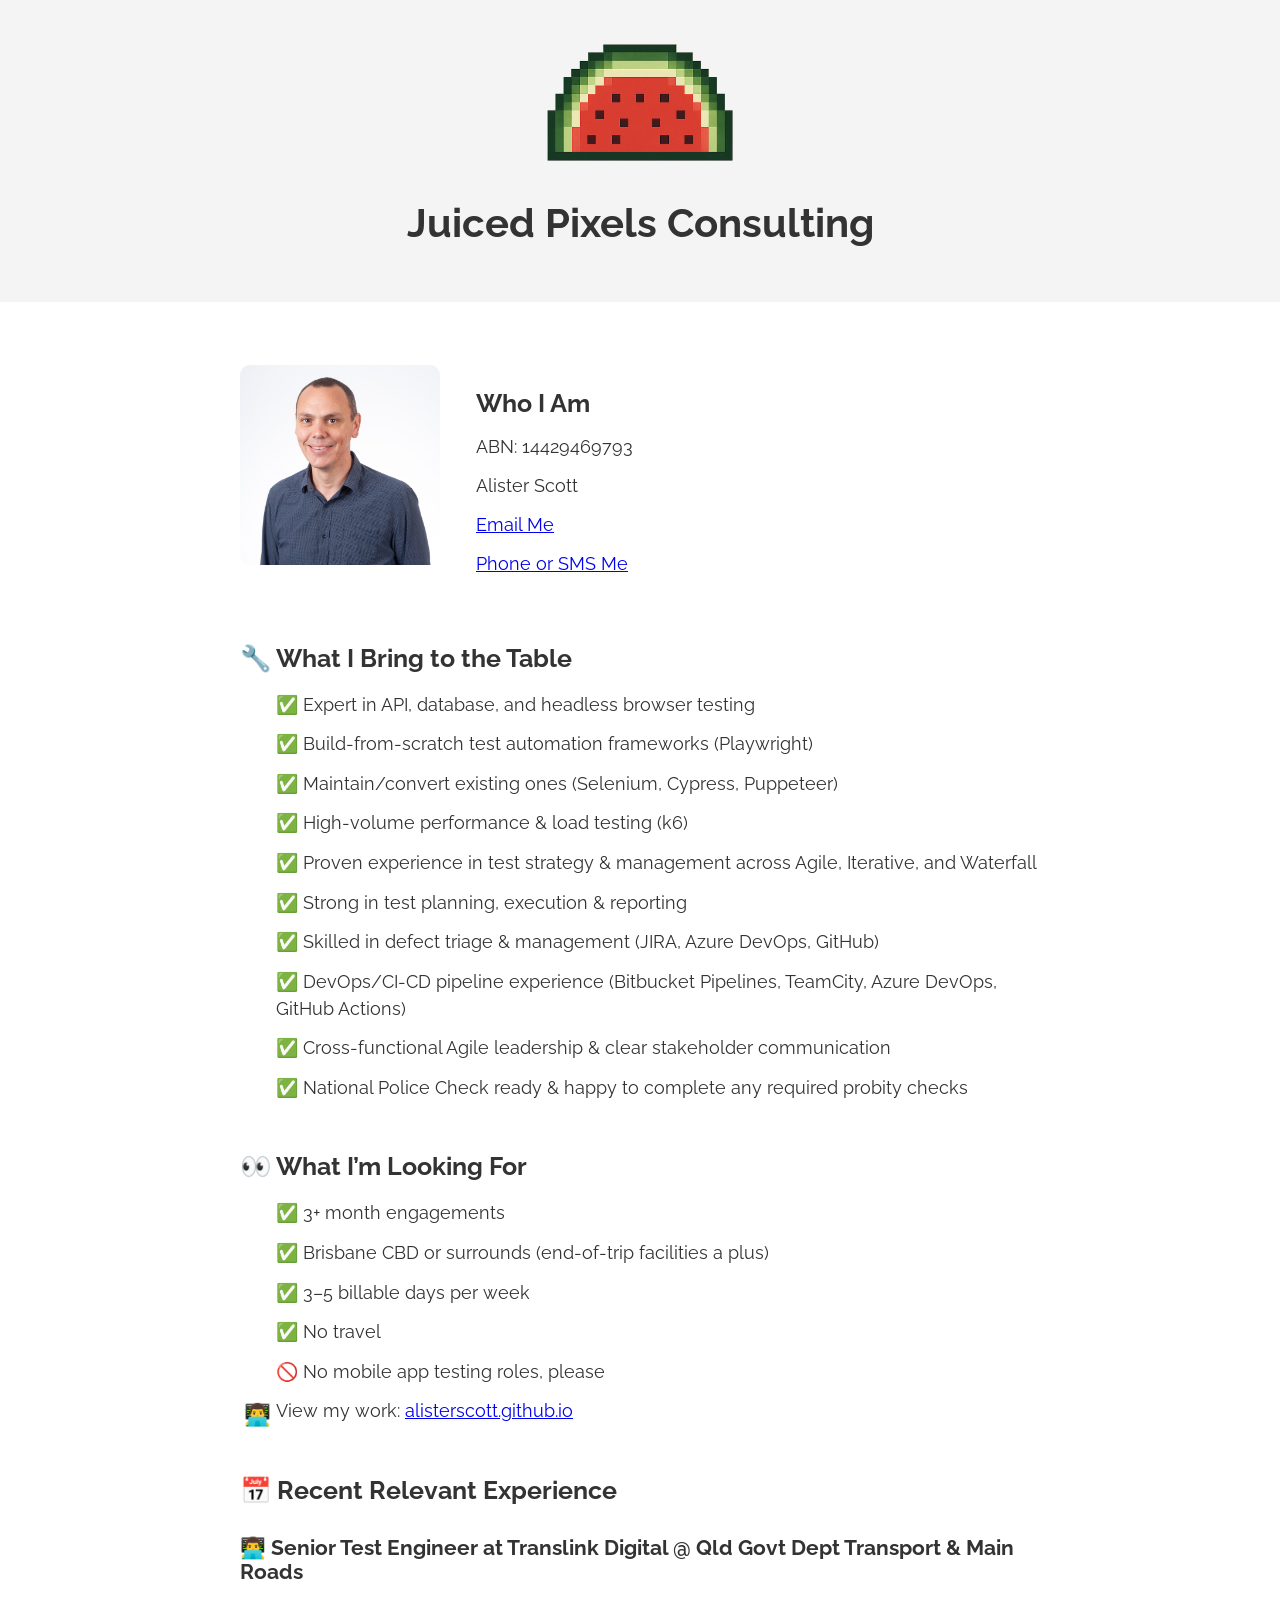
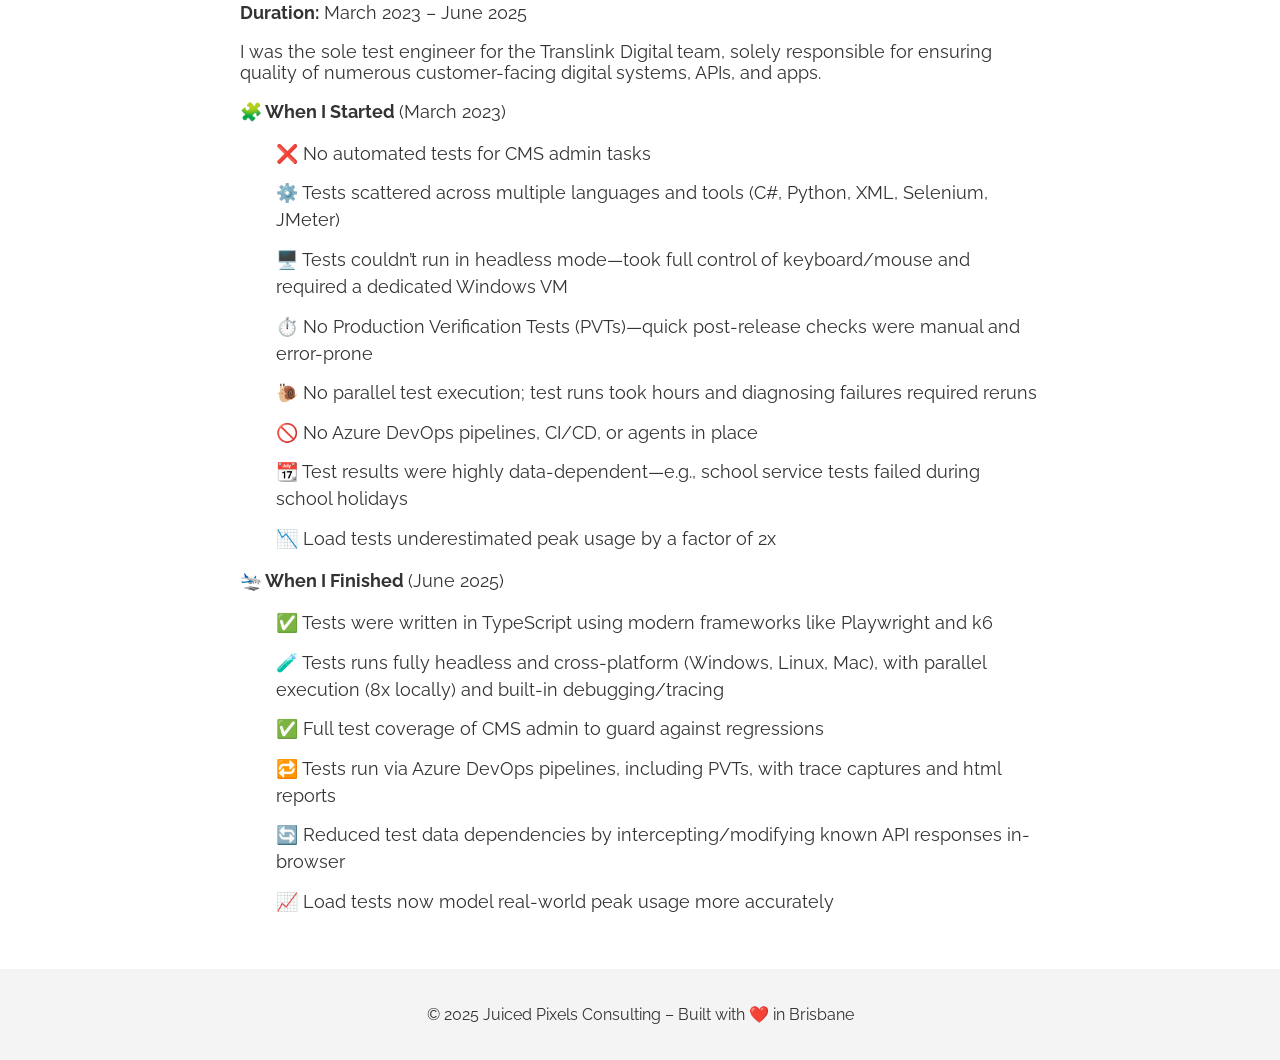
<file: index.html>
<!DOCTYPE html>
<html lang="en">
<head>
  <meta charset="UTF-8" />
  <meta name="viewport" content="width=device-width, initial-scale=1.0" />
  <title>Juiced Pixels Consulting</title>
  <link href="https://fonts.googleapis.com/css2?family=Raleway:wght@400;700&display=swap" rel="stylesheet">
  <link rel="icon" type="image/png" href="imgs/favicon.png">
  <style>
    html {
      font-size: 18px;
    }
    body {
      font-family: 'Raleway', sans-serif;
      margin: 0;
      padding: 0;
      background: #fff;
      color: #333;
      font-size: 1rem;
    }
    header {
      text-align: center;
      padding: 2rem 1rem;
      background: #f4f4f4;
    }
    header img.logo {
      width: 200px;
      height: auto;
    }
    .content {
      padding: 2rem;
      max-width: 800px;
      margin: auto;
    }
    .about {
      display: flex;
      align-items: center;
      flex-wrap: wrap;
      gap: 2rem;
    }
    .about img {
      width: 200px;
      border-radius: 10px;
    }
    ul {
      list-style: none;
      padding: 0;
    }
    li {
      position: relative;
      padding-left: 2em;
      margin-bottom: 0.7em;
      font-size: 1.08em;
      line-height: 1.5;
    }
    li::before {
      position: absolute;
      left: 0.2em;
      top: 0.1em;
      font-size: 1.2em;
    }
    li:has(> [href])::before {
      content: "👨‍💻";
      color: #007acc;
    }
    li:has(> [href*='no mobile app'])::before {
      content: "🚫";
      color: #d32f2f;
    }
    li:has(> [href*='View my work'])::before {
      content: "👨‍💻";
      color: #007acc;
    }
    li:has(> [href*='Rate'])::before {
      content: "💲";
      color: #388e3c;
    }
    li:has(> [href*='No travel'])::before {
      content: "✈️";
      color: #d32f2f;
    }
    li:has(> [href*='Brisbane'])::before {
      content: "📍";
      color: #1976d2;
    }
    li:has(> [href*='month engagements'])::before {
      content: "📆";
      color: #1976d2;
    }
    li:has(> [href*='billable days'])::before {
      content: "🗓️";
      color: #1976d2;
    }
    li:has(> [href*='Expert'])::before {
      content: "✅";
      color: #388e3c;
    }
    li:has(> [href*='Build-from-scratch'])::before {
      content: "✅";
      color: #388e3c;
    }
    li:has(> [href*='Maintain/convert'])::before {
      content: "✅";
      color: #388e3c;
    }
    li:has(> [href*='High-volume'])::before {
      content: "✅";
      color: #388e3c;
    }
    li:has(> [href*='Proven experience'])::before {
      content: "✅";
      color: #388e3c;
    }
    li:has(> [href*='Strong in test'])::before {
      content: "✅";
      color: #388e3c;
    }
    li:has(> [href*='Skilled in defect'])::before {
      content: "✅";
      color: #388e3c;
    }
    li:has(> [href*='DevOps/CI-CD'])::before {
      content: "✅";
      color: #388e3c;
    }
    li:has(> [href*='Cross-functional'])::before {
      content: "✅";
      color: #388e3c;
    }
    li:has(> [href*='National Police'])::before {
      content: "✅";
      color: #388e3c;
    }
    h1 {
      font-size: 2.2rem;
      margin-bottom: 0.5em;
    }
    h2 {
      font-size: 1.4rem;
      margin-top: 2em;
      margin-bottom: 0.7em;
    }
    h3 {
      font-size: 1.15rem;
      margin-top: 1.5em;
      margin-bottom: 0.5em;
    }
    h4 {
      font-size: 1rem;
      margin-top: 1em;
      margin-bottom: 0.4em;
    }
    p, li {
      font-size: 1rem;
    }
    footer {
      text-align: center;
      padding: 2rem 1rem;
      background: #f4f4f4;
      font-size: 0.9em;
    }
  </style>
</head>
<body>
  <header>
    <img class="logo" src="imgs/logo.png" alt="Juiced Pixels Consulting Logo" />
    <h1>Juiced Pixels Consulting</h1>
  </header>
  <main class="content">
    <section class="about">
      <img src="imgs/alister.jpg" alt="Alister Scott" />
      <div>
        <h2 id="who-i-am">Who I Am</h2>
        <p>ABN: 14429469793</p>
        <p>Alister Scott</p>
        <p><a href="mailto:consulting@juicedpixels.com">Email Me</a></p>
        <p><a href="tel:0422444923">Phone or SMS Me</a></p>
      </div>
    </section>
    <section>
      <h2 id="what-i-bring">🔧 What I Bring to the Table</h2>
      <ul>
        <li>✅ Expert in API, database, and headless browser testing</li>
        <li>✅ Build-from-scratch test automation frameworks (Playwright)</li>
        <li>✅ Maintain/convert existing ones (Selenium, Cypress, Puppeteer)</li>
        <li>✅ High-volume performance & load testing (k6)</li>
        <li>✅ Proven experience in test strategy & management across Agile, Iterative, and Waterfall</li>
        <li>✅ Strong in test planning, execution & reporting</li>
        <li>✅ Skilled in defect triage & management (JIRA, Azure DevOps, GitHub)</li>
        <li>✅ DevOps/CI-CD pipeline experience (Bitbucket Pipelines, TeamCity, Azure DevOps, GitHub Actions)</li>
        <li>✅ Cross-functional Agile leadership & clear stakeholder communication</li>
        <li>✅ National Police Check ready & happy to complete any required probity checks</li>
      </ul>
    </section>
    <section>
      <h2 id="what-im-looking-for">👀 What I’m Looking For</h2>
      <ul>
        <li>✅ 3+ month engagements</li>
        <li>✅ Brisbane CBD or surrounds (end-of-trip facilities a plus)</li>
        <li>✅ 3–5 billable days per week</li>
        <li>✅ No travel</li>
        <li>🚫 No mobile app testing roles, please</li>
        <li>View my work: <a href="https://alisterscott.github.io" target="_blank">alisterscott.github.io</a></li>
      </ul>
    </section>
    <section>
      <h2 id="recent-experience">📅 Recent Relevant Experience</h2>
      
      <h3 id="translink">👨‍💻 Senior Test Engineer at Translink Digital @ Qld Govt Dept Transport & Main Roads</h3>

      <p><strong>Duration:</strong> March 2023 – June 2025</p>

      <p>
        I was the sole test engineer for the Translink Digital team, solely responsible for ensuring quality of numerous customer-facing digital systems, APIs, and apps.
      </p>

      <div>
        <h4>🧩 When I Started <span style="font-weight: normal;">(March 2023)</span></h4>
        <ul>
          <li>❌ No automated tests for CMS admin tasks</li>
          <li>⚙️ Tests scattered across multiple languages and tools (C#, Python, XML, Selenium, JMeter)</li>
          <li>🖥️ Tests couldn’t run in headless mode—took full control of keyboard/mouse and required a dedicated Windows VM</li>
          <li>⏱️ No Production Verification Tests (PVTs)—quick post-release checks were manual and error-prone</li>
          <li>🐌 No parallel test execution; test runs took hours and diagnosing failures required reruns</li>
          <li>🚫 No Azure DevOps pipelines, CI/CD, or agents in place</li>
          <li>📆 Test results were highly data-dependent—e.g., school service tests failed during school holidays</li>
          <li>📉 Load tests underestimated peak usage by a factor of 2x</li>
        </ul>
        <h4>🛬 When I Finished <span style="font-weight: normal;">(June 2025)</span></h4>
        <ul>
          <li>✅ Tests were written in TypeScript using modern frameworks like Playwright and k6</li>
          <li>🧪 Tests runs fully headless and cross-platform (Windows, Linux, Mac), with parallel execution (8x locally) and built-in debugging/tracing</li>
          <li>✅ Full test coverage of CMS admin to guard against regressions</li>
          <li>🔁 Tests run via Azure DevOps pipelines, including PVTs, with trace captures and html reports</li>
          <li>🔄 Reduced test data dependencies by intercepting/modifying known API responses in-browser</li>
          <li>📈 Load tests now model real-world peak usage more accurately</li>
        </ul>
      </div>
    </section>
  </main>
  <footer>
    &copy; 2025 Juiced Pixels Consulting – Built with ❤️ in Brisbane
  </footer>
</body>
</html>
</file>
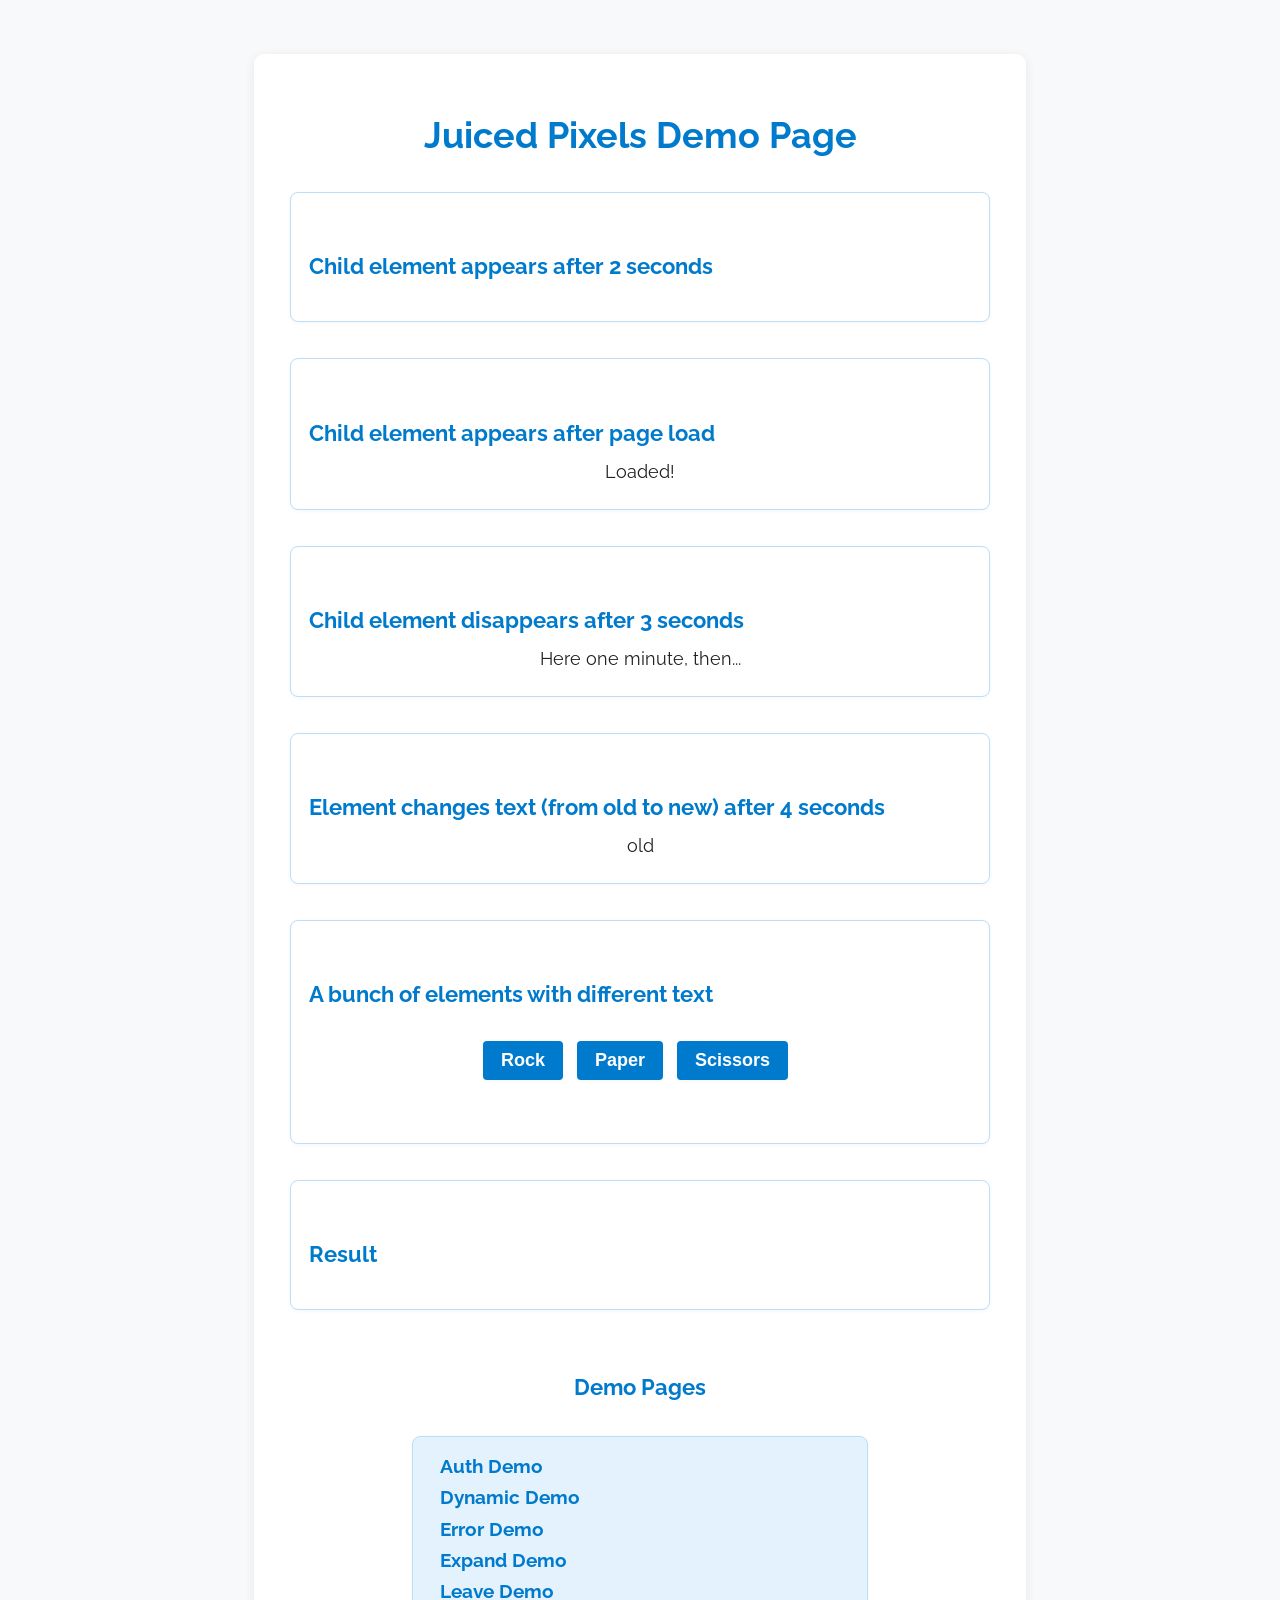
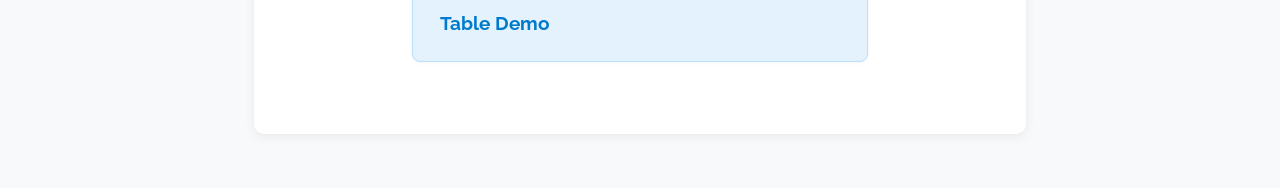
<file: app/index.html>
<!DOCTYPE html>
<html lang="en">
<head>
    <meta charset="UTF-8">
    <title>Juiced Pixels Demo Page</title>
    <link rel="icon" href="data:;base64,iVBORw0KGgo=">
    <link href="https://fonts.googleapis.com/css2?family=Raleway:wght@400;700&display=swap" rel="stylesheet">
    <link rel="stylesheet" href="common.css">
    <script src="scripts/script.js"></script>
</head>
<body>
  <main>
    <h1 style="color:#007acc; font-weight:700; margin-bottom:2rem;">Juiced Pixels Demo Page</h1>
    <div class="demo-section">
      <h2>Child element appears after 2 seconds</h2>
      <div id="elementappearsparent"></div>
    </div>
    <div class="demo-section">
      <h2>Child element appears after page load</h2>
      <div id="elementappearsafterpage"></div>
    </div>
    <div class="demo-section">
      <h2>Child element disappears after 3 seconds</h2>
      <div id="elementdisappears">Here one minute, then...</div>
    </div>
    <div class="demo-section">
      <h2>Element changes text (from old to new) after 4 seconds</h2>
      <div id="elementchangestext">old</div>
    </div>
    <div class="demo-section">
      <h2>A bunch of elements with different text</h2>
      <div id="textelements">
        <button onclick="spanClicked('Rock')">Rock</button>
        <button onclick="spanClicked('Paper')">Paper</button>
        <button onclick="spanClicked('Scissors')">Scissors</button>
      </div>
    </div>
    <div class="demo-section">
      <h2>Result</h2>
      <div id="result"></div>
    </div>
    <h2 style="text-align:center; margin-top:3em;">Demo Pages</h2>
    <ul class="demo-links">
      <li><a href="auth">Auth Demo</a></li>
      <li><a href="dynamic">Dynamic Demo</a></li>
      <li><a href="error">Error Demo</a></li>
      <li><a href="expand">Expand Demo</a></li>
      <li><a href="leave">Leave Demo</a></li>
      <li><a href="table">Table Demo</a></li>
    </ul>
  </main>
</body>
</html>
</file>
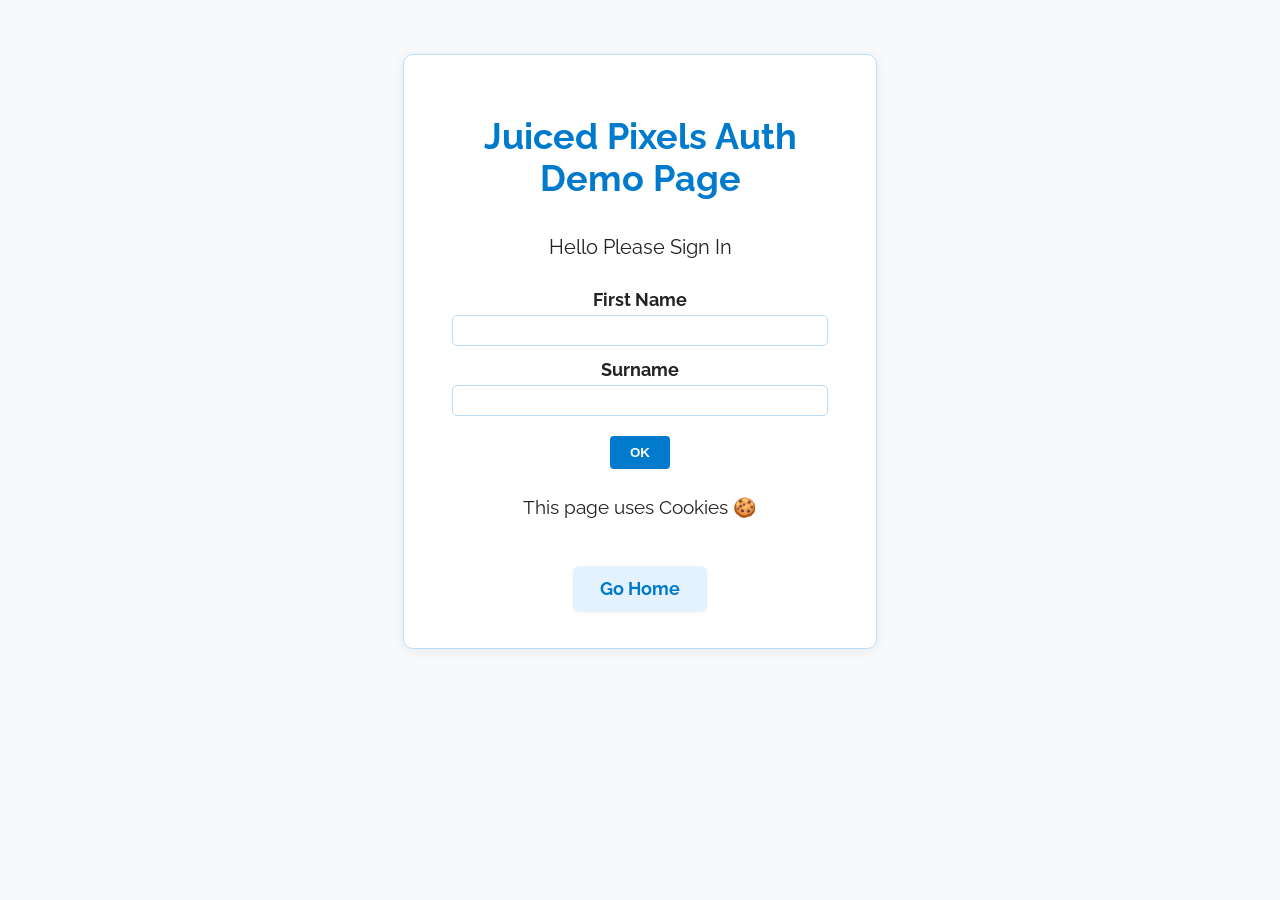
<file: app/auth/index.html>
<!DOCTYPE html>
<html lang="en">
<head>
    <meta charset="UTF-8">
    <title>Juiced Pixels Auth Demo Page</title>
    <link rel="icon" href="data:;base64,iVBORw0KGgo=">
    <script src="../scripts/auth.js"></script>
    <link rel="stylesheet" href="../common.css">
</head>
<body>
  <main style="max-width:400px; margin:3rem auto; background:#fff; border-radius:10px; box-shadow:0 2px 12px rgba(0,0,0,0.07); padding:2rem; border:1.5px solid #bbdefb; text-align:center;">
    <h1 style="color:#007acc; font-weight:700; margin-bottom:2rem;">Juiced Pixels Auth Demo Page</h1>
    <div id="welcome" style="margin-bottom:1.5em; font-size:1.1em;">Hello Please Sign In</div>
    <div id="auth" style="margin-bottom:1.5em;">
      <label for="firstname" style="display:block; margin-bottom:0.3em; font-weight:700;">First Name</label>
      <input id="firstname" style="width:90%; padding:0.5em; margin-bottom:1em; border-radius:5px; border:1px solid #bbdefb;">
      <label for="surname" style="display:block; margin-bottom:0.3em; font-weight:700;">Surname</label>
      <input id="surname" style="width:90%; padding:0.5em; margin-bottom:1em; border-radius:5px; border:1px solid #bbdefb;">
      <button id="ok" style="background-color:#007acc; color:white; border:none; border-radius:4px; padding:0.7em 1.5em; font-weight:700; cursor:pointer; margin-top:0.5em;">OK</button>
    </div>
    <div style="margin-bottom:1.5em; font-size:1.05em;">This page uses Cookies 🍪</div>
    <a id="homelink" href="../index.html" style="display:inline-block; margin-top:1em; padding:0.7em 1.5em; background:#e3f2fd; color:#007acc; border-radius:6px; text-decoration:none; font-weight:700; box-shadow:0 1px 4px rgba(0,0,0,0.04); transition:background 0.2s;">Go Home</a>
  </main>
</body>
</html>
</file>
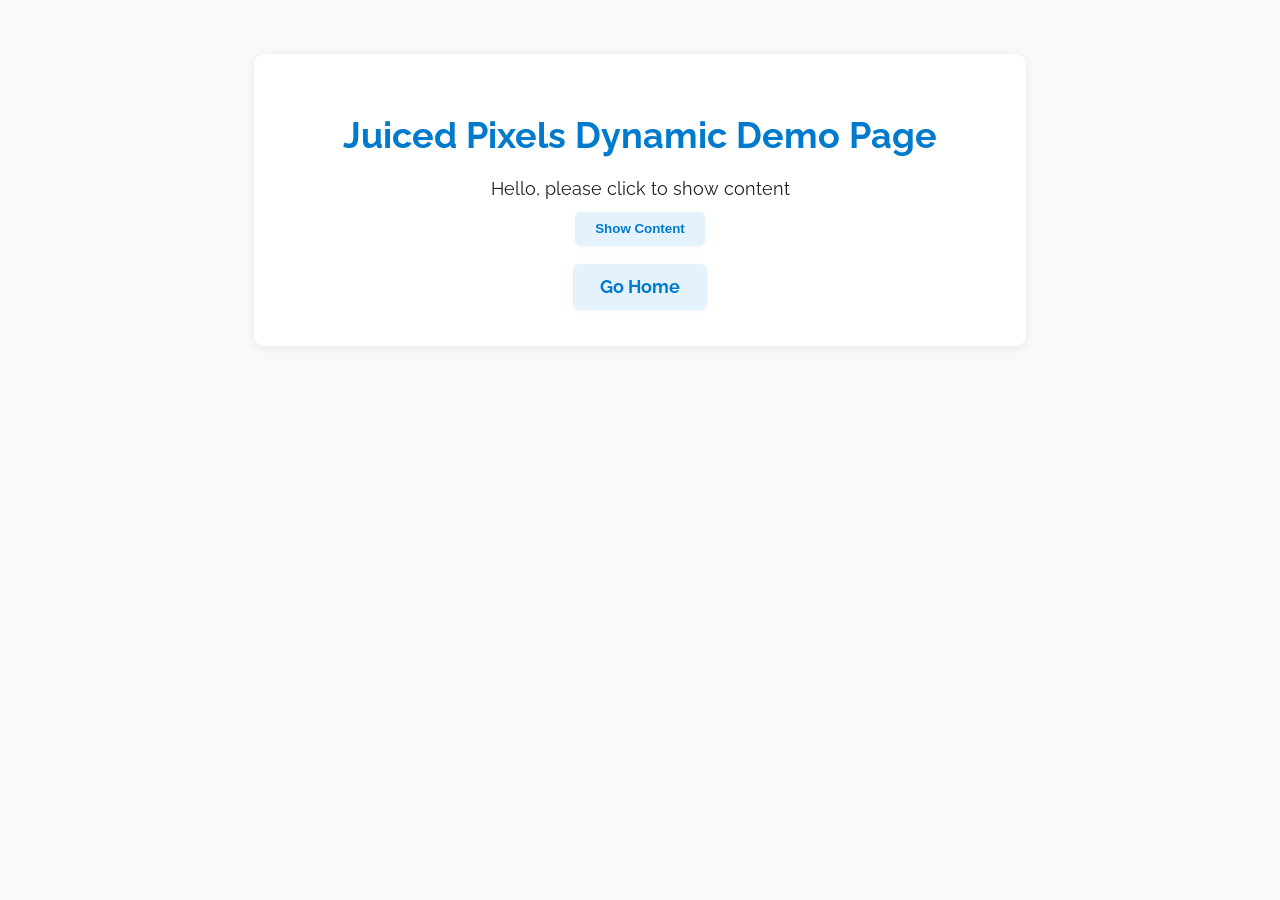
<file: app/dynamic/index.html>
<!DOCTYPE html>
<html lang="en">
<head>
    <meta charset="UTF-8">
    <title>Juiced Pixels Dynmaic Demo Page</title>
    <link rel="icon" href="data:;base64,iVBORw0KGgo=">
    <link rel="stylesheet" href="../common.css">
    <script src="../scripts/dynamic.js"></script>
</head>
<body>
  <main>
    <h1>Juiced Pixels Dynamic Demo Page</h1>
    <div id="welcome">
      Hello, please click to show content
    </div>
    <div id="contentzone">
       <button id="show">Show Content</button>
       <div id="content"></div>
    </div>
    <a id="homelink" href="../index.html">Go Home</a>
  </main>
</body>
</html>
</file>
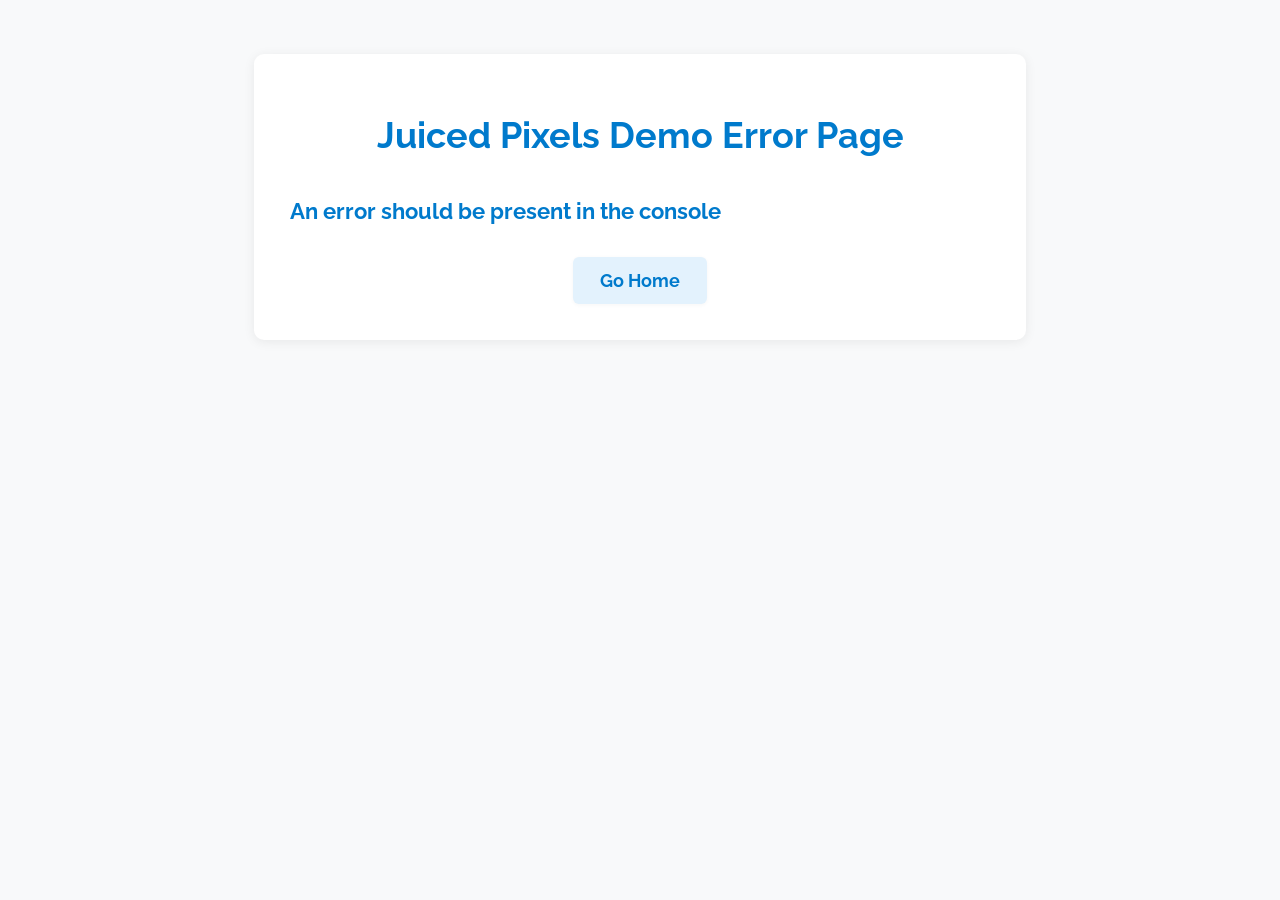
<file: app/error/index.html>
<!DOCTYPE html>
<html lang="en">
<head>
    <meta charset="UTF-8">
    <title>Juiced Pixels Demo Error Page</title>
    <link rel="icon" href="data:;base64,iVBORw0KGgo=">
    <link href="https://fonts.googleapis.com/css2?family=Raleway:wght@400;700&display=swap" rel="stylesheet">
    <link rel="stylesheet" href="../common.css">
    <script src="../scripts/error.js"></script>
</head>
<body>
  <main>
    <h1 id='errorpage'>Juiced Pixels Demo Error Page</h1>
    <h2>An error should be present in the console</h2>
    <a id="homelink" href="../index.html">Go Home</a>
  </main>
</body>
</html>
</file>
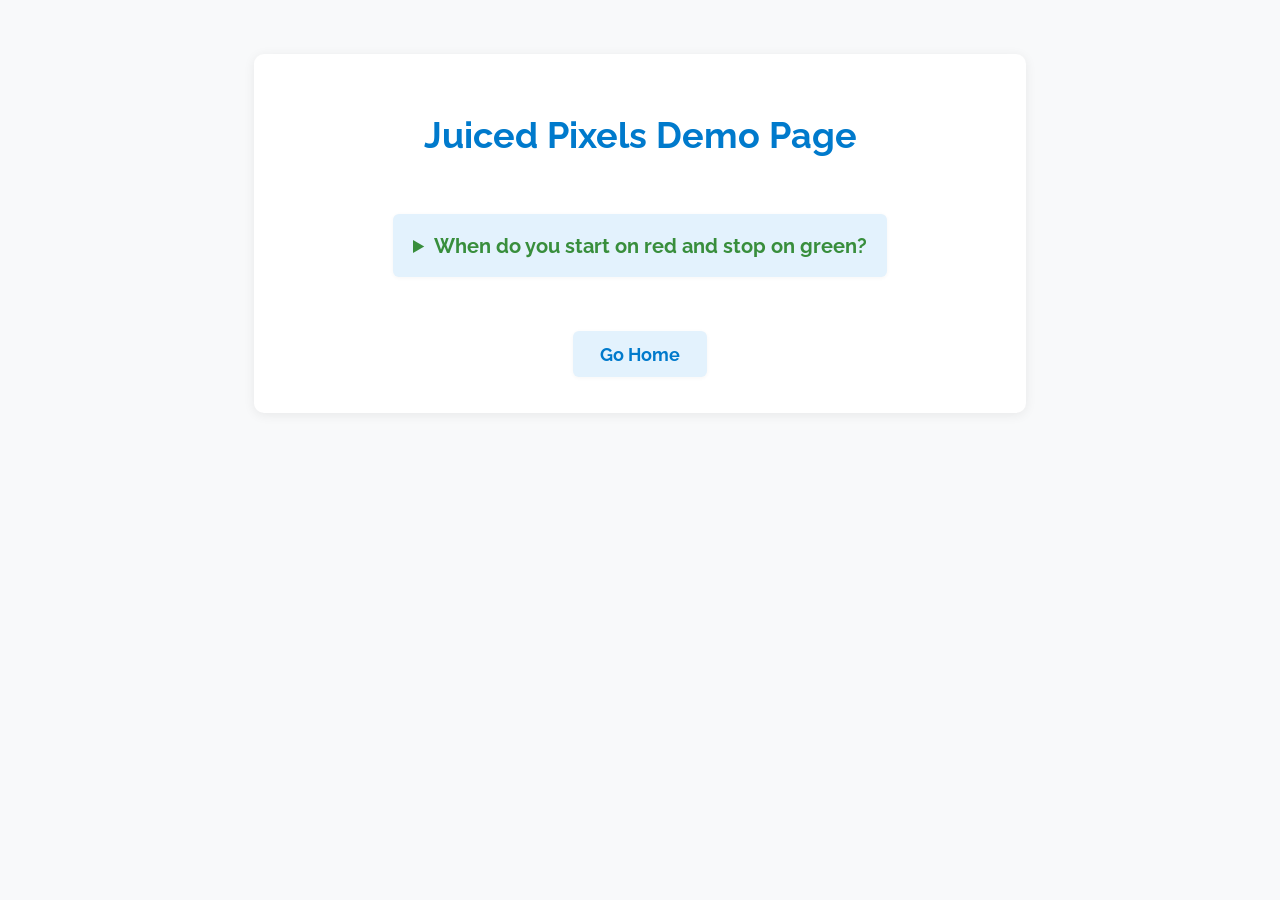
<file: app/expand/index.html>
<!DOCTYPE html>
<html lang="en">
<head>
    <meta charset="UTF-8">
    <title>Juiced Pixels Demo Page</title>
    <link rel="icon" href="data:;base64,iVBORw0KGgo=">
    <link href="https://fonts.googleapis.com/css2?family=Raleway:wght@400;700&display=swap" rel="stylesheet">
    <link rel="stylesheet" href="../common.css">
</head>
<body>
  <main>
    <h1>Juiced Pixels Demo Page</h1>
    <details id="joke">
      <summary>When do you start on red and stop on green?</summary>
      <p id="punchline">When you're eating a watermelon!</p>
    </details>
    <div style="margin-top:2em;"><a id="homelink" href="../index.html">Go Home</a></div>
  </main>
</body>
</html>
</file>
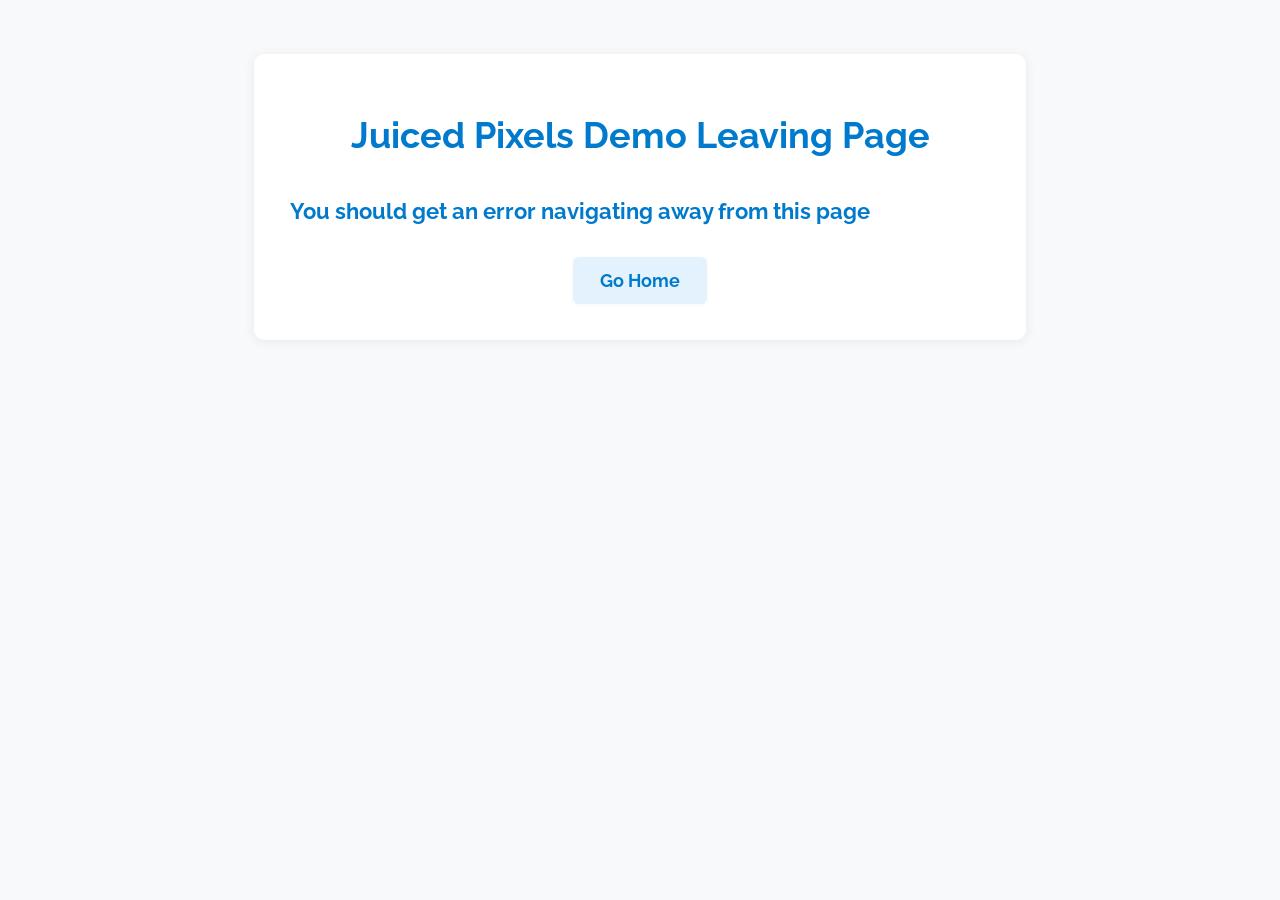
<file: app/leave/index.html>
<!DOCTYPE html>
<html lang="en">
<head>
    <meta charset="UTF-8">
    <title>Juiced Pixels Demo Leaving Page</title>
    <link rel="icon" href="data:;base64,iVBORw0KGgo=">
    <link href="https://fonts.googleapis.com/css2?family=Raleway:wght@400;700&display=swap" rel="stylesheet">
    <link rel="stylesheet" href="../common.css">
    <script src="../scripts/leave.js"></script>
</head>
<body>
  <main>
    <h1 id="leavepage">Juiced Pixels Demo Leaving Page</h1>
    <h2>You should get an error navigating away from this page</h2>
    <a id="homelink" href="../index.html">Go Home</a>
  </main>
</body>
</html>
</file>
<file: app/common.css>
@import url('https://fonts.googleapis.com/css2?family=Raleway:wght@400;700&display=swap');

html {
  font-size: 18px;
}
body {
  font-family: 'Raleway', sans-serif;
  margin: 0;
  padding: 0;
  background: #f8f9fa;
  color: #222;
}
main {
  max-width: 700px;
  margin: 3rem auto;
  background: #fff;
  border-radius: 10px;
  box-shadow: 0 2px 12px rgba(0,0,0,0.07);
  padding: 2rem;
  text-align: center;
}
h1 {
  font-size: 2rem;
  margin-bottom: 1.2rem;
  font-weight: 700;
  color: #007acc;
}
h2 {
  font-size: 1.2rem;
  margin-top: 2em;
  margin-bottom: 0.7em;
  color: #007acc;
  font-weight: 700;
  text-align: left;
}
button, a#homelink {
  background: #e3f2fd;
  color: #007acc;
  border: none;
  border-radius: 6px;
  padding: 0.7em 1.5em;
  font-weight: 700;
  box-shadow: 0 1px 4px rgba(0,0,0,0.04);
  transition: background 0.2s;
  text-decoration: none;
  margin-top: 1em;
  cursor: pointer;
  display: inline-block;
}
button:hover, a#homelink:hover {
  background: #bbdefb;
}
table {
  width: 100%;
  border-collapse: collapse;
  background: #fff;
  border-radius: 8px;
  overflow: hidden;
  box-shadow: 0 1px 4px rgba(0,0,0,0.04);
  margin-bottom: 2em;
}
thead tr {
  background: #e3f2fd;
}
th, td {
  padding: 1em;
  text-align: left;
  font-size: 1rem;
}
th {
  font-weight: 700;
  color: #007acc;
  border-bottom: 2px solid #bbdefb;
}
tr:nth-child(even) {
  background: #f4f8fb;
}
details {
  margin-top: 2rem;
  font-size: 1.1rem;
  background: #e3f2fd;
  border-radius: 6px;
  padding: 1em;
  box-shadow: 0 1px 4px rgba(0,0,0,0.04);
  display: inline-block;
}
summary {
  font-weight: 700;
  cursor: pointer;
  color: #388e3c;
}
#punchline {
  margin-top: 1em;
  color: #d32f2f;
  font-weight: 700;
}
/* Demo page specific styles */
.demo-section {
  background: #fff;
  border-radius: 8px;
  box-shadow: 0 1px 4px rgba(0,0,0,0.04);
  border: 1.5px solid #bbdefb;
  margin-bottom: 2em;
  padding: 1em 1em 1.5em 1em;
}
#textelements {
  margin-bottom: 2em;
}
ul.demo-links {
  text-align: left;
  max-width: 400px;
  margin: 2em auto;
  background: #e3f2fd;
  border-radius: 8px;
  padding: 1em 1.5em;
  box-shadow: 0 1px 4px rgba(0,0,0,0.04);
  border: 1.5px solid #bbdefb;
  list-style: none;
}
ul.demo-links li {
  margin-bottom: 0.5em;
  font-size: 1.05em;
  padding-left: 0;
}
ul.demo-links a {
  color: #007acc;
  font-weight: 700;
  text-decoration: none;
  transition: color 0.2s;
}
ul.demo-links a:hover {
  color: #388e3c;
  text-decoration: underline;
}
#textelements button {
  background-color: #007acc;
  color: white;
  border: none;
  border-radius: 4px;
  padding: 0.5em 1em;
  font-size: 1em;
  margin-right: 0.5em;
  cursor: pointer;
  transition: background-color 0.2s;
}
#textelements button:hover {
  background-color: #005fa3;
}
</file>
